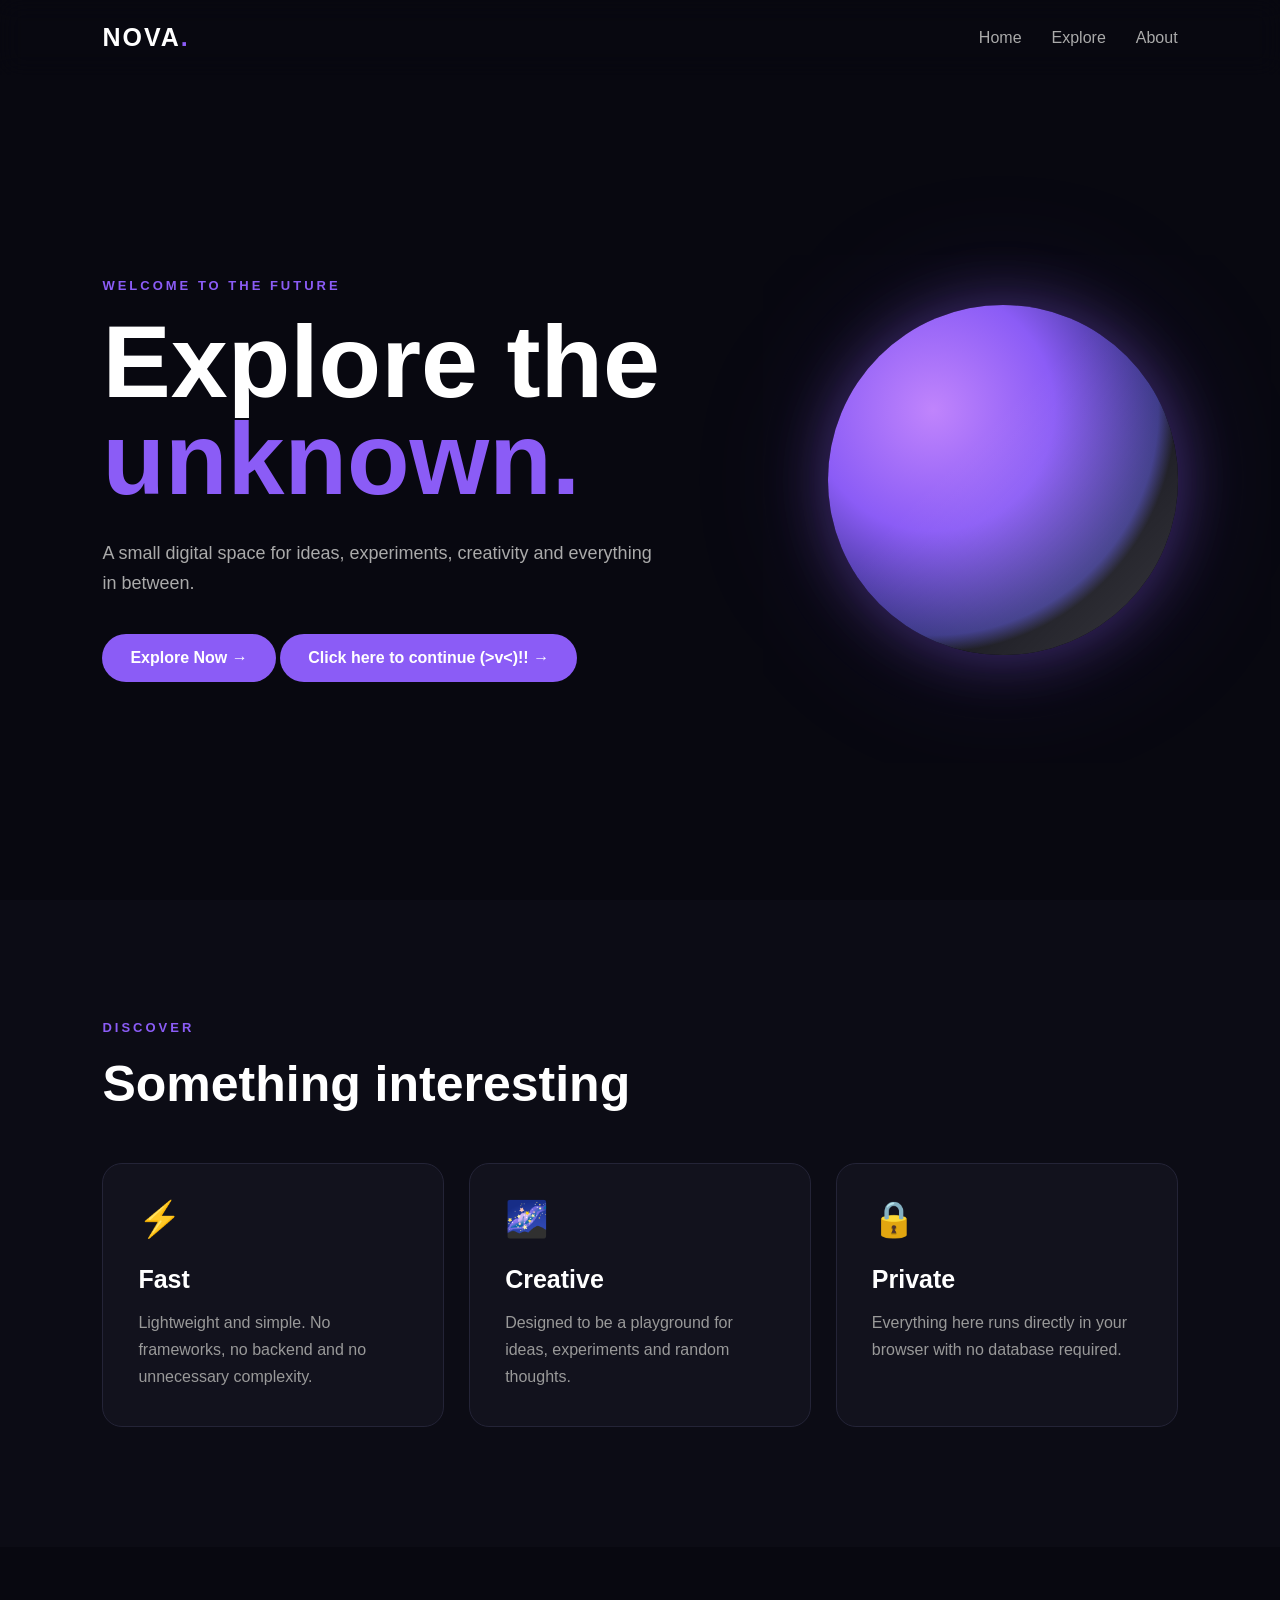
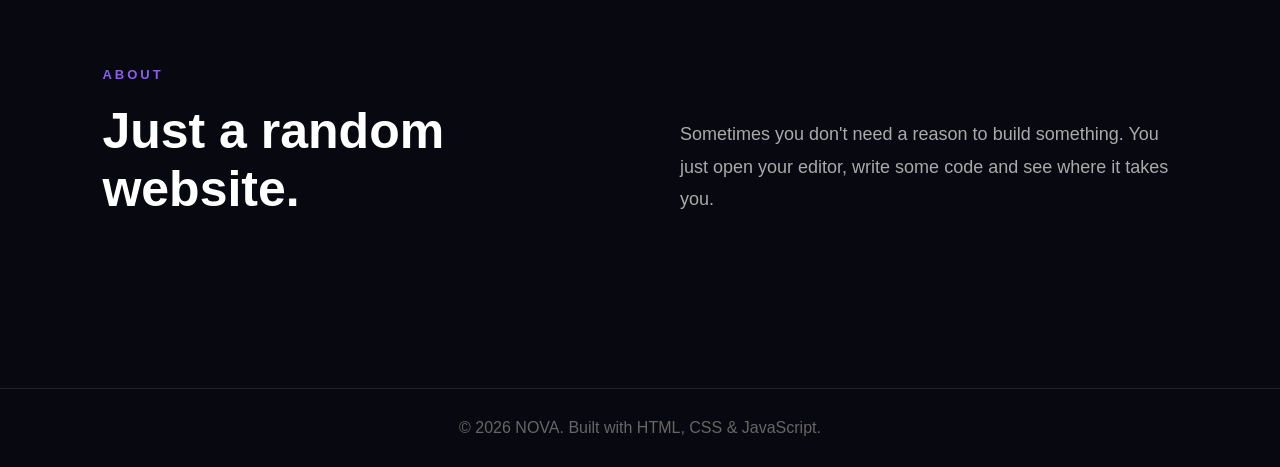
<file: index.html>
<!DOCTYPE html>
<html lang="en">
<head>
    <meta charset="UTF-8">
    <meta name="viewport" content="width=device-width, initial-scale=1.0">
    <title>NOVA — Digital Space</title>
    <link rel="stylesheet" href="style.css">
</head>
<body>

    <nav>
        <div class="logo">NOVA<span>.</span></div>

        <div class="nav-links">
            <a href="#home">Home</a>
            <a href="#explore">Explore</a>
            <a href="#about">About</a>
        </div>
    </nav>

    <main>

        <section id="home" class="hero">
            <div class="hero-content">
                <p class="tag">WELCOME TO THE FUTURE</p>

                <h1>
                    Explore the
                    <span>unknown.</span>
                </h1>

                <p class="description">
                    A small digital space for ideas, experiments,
                    creativity and everything in between.
                </p>

                <button onclick="explore()">
                    Explore Now →
                </button>

                <button onclick="window.location.href='click.html'">
                    Click here to continue (>v<)!! →
                </button>
            </div>

            <div class="orb">
                <div class="orb-inner"></div>
            </div>
        </section>


        <section id="explore" class="section">

            <p class="tag">DISCOVER</p>

            <h2>Something interesting</h2>

            <div class="cards">

                <div class="card">
                    <div class="icon">⚡</div>
                    <h3>Fast</h3>
                    <p>
                        Lightweight and simple. No frameworks,
                        no backend and no unnecessary complexity.
                    </p>
                </div>

                <div class="card">
                    <div class="icon">🌌</div>
                    <h3>Creative</h3>
                    <p>
                        Designed to be a playground for ideas,
                        experiments and random thoughts.
                    </p>
                </div>

                <div class="card">
                    <div class="icon">🔒</div>
                    <h3>Private</h3>
                    <p>
                        Everything here runs directly in your
                        browser with no database required.
                    </p>
                </div>

            </div>
        </section>


        <section id="about" class="about">

            <div>
                <p class="tag">ABOUT</p>
                <h2>Just a random website.</h2>
            </div>

            <p>
                Sometimes you don't need a reason to build something.
                You just open your editor, write some code and see
                where it takes you.
            </p>

        </section>

    </main>

    <footer>
        <p>© 2026 NOVA. Built with HTML, CSS & JavaScript.</p>
    </footer>

    <script src="script.js"></script>

</body>
</html>
</file>
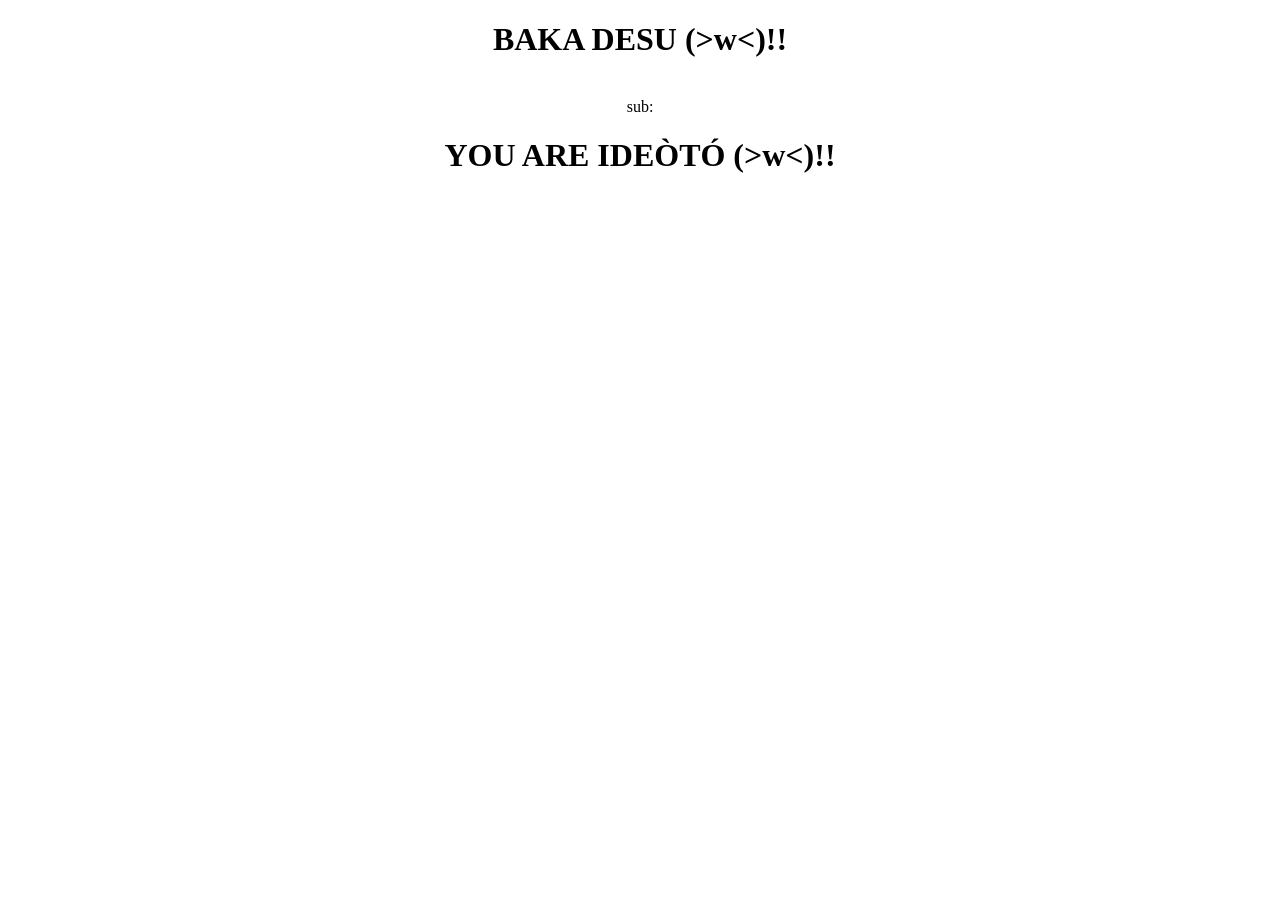
<file: click.html>
<!DOCTYPE html>
<html lang="en">
<head>
    <meta charset="UTF-8">
    <meta name="viewport" content="width=device-width, initial-scale=1.0">
    <title>Document</title>
</head>
<body>
    <center>
        <h1>BAKA DESU (>w<)!!</h1><br>
        sub: <h1>YOU ARE IDEÒTÓ (>w<)!!</h1>
    </center>
</body>
</html>
</file>
<file: style.css>
* {
    margin: 0;
    padding: 0;
    box-sizing: border-box;
}

html {
    scroll-behavior: smooth;
}

body {
    font-family: Arial, Helvetica, sans-serif;
    background: #080810;
    color: white;
    overflow-x: hidden;
}

nav {
    height: 75px;
    padding: 0 8%;
    display: flex;
    align-items: center;
    justify-content: space-between;

    position: fixed;
    top: 0;
    width: 100%;

    background: rgba(8, 8, 16, 0.75);
    backdrop-filter: blur(12px);

    z-index: 100;
}

.logo {
    font-size: 25px;
    font-weight: bold;
    letter-spacing: 2px;
}

.logo span {
    color: #8b5cf6;
}

.nav-links {
    display: flex;
    gap: 30px;
}

.nav-links a {
    color: #aaa;
    text-decoration: none;
    transition: 0.3s;
}

.nav-links a:hover {
    color: white;
}


/* HERO */

.hero {
    min-height: 100vh;
    padding: 120px 8% 60px;

    display: flex;
    align-items: center;
    justify-content: space-between;

    position: relative;
}

.hero-content {
    max-width: 650px;
    z-index: 2;
}

.tag {
    color: #8b5cf6;
    font-size: 13px;
    font-weight: bold;
    letter-spacing: 3px;
    margin-bottom: 20px;
}

h1 {
    font-size: clamp(55px, 8vw, 110px);
    line-height: 0.95;
    margin-bottom: 30px;
}

h1 span {
    color: #8b5cf6;
}

.description {
    color: #aaa;
    font-size: 18px;
    line-height: 1.7;
    max-width: 550px;
    margin-bottom: 35px;
}

button {
    padding: 15px 28px;
    border: none;
    border-radius: 30px;

    background: #8b5cf6;
    color: white;

    font-size: 16px;
    font-weight: bold;

    cursor: pointer;

    transition: 0.3s;
}

button:hover {
    transform: translateY(-3px);
    box-shadow: 0 10px 30px rgba(139, 92, 246, 0.35);
}


/* ORB */

.orb {
    width: 350px;
    height: 350px;

    border-radius: 50%;

    background:
        radial-gradient(circle at 30% 30%,
        #c084fc,
        #8b5cf6 35%,
        #312e81 65%,
        #080810 70%);

    box-shadow:
        0 0 60px rgba(139, 92, 246, 0.4),
        0 0 150px rgba(139, 92, 246, 0.15);

    animation: float 5s ease-in-out infinite;
}

.orb-inner {
    width: 100%;
    height: 100%;

    border-radius: 50%;

    background: linear-gradient(
        135deg,
        transparent 40%,
        rgba(255,255,255,0.2)
    );
}

@keyframes float {

    0%, 100% {
        transform: translateY(0);
    }

    50% {
        transform: translateY(-25px);
    }
}


/* EXPLORE */

.section {
    padding: 120px 8%;
    background: #0c0c15;
}

h2 {
    font-size: 50px;
    margin-bottom: 50px;
}

.cards {
    display: grid;
    grid-template-columns: repeat(3, 1fr);
    gap: 25px;
}

.card {
    padding: 35px;

    background: #12121d;
    border: 1px solid #242437;
    border-radius: 20px;

    transition: 0.3s;
}

.card:hover {
    transform: translateY(-8px);
    border-color: #8b5cf6;
}

.icon {
    font-size: 35px;
    margin-bottom: 25px;
}

.card h3 {
    font-size: 25px;
    margin-bottom: 15px;
}

.card p {
    color: #999;
    line-height: 1.7;
}


/* ABOUT */

.about {
    padding: 120px 8%;

    display: grid;
    grid-template-columns: 1fr 1fr;
    gap: 80px;
    align-items: center;
}

.about p:last-child {
    color: #aaa;
    line-height: 1.8;
    font-size: 18px;
}


/* FOOTER */

footer {
    padding: 30px 8%;
    border-top: 1px solid #22222f;

    color: #666;
    text-align: center;
}


/* MOBILE */

@media (max-width: 800px) {

    .nav-links {
        display: none;
    }

    .hero {
        flex-direction: column;
        justify-content: center;
        text-align: center;
    }

    .description {
        margin-left: auto;
        margin-right: auto;
    }

    .orb {
        width: 220px;
        height: 220px;
        margin-top: 70px;
    }

    .cards {
        grid-template-columns: 1fr;
    }

    .about {
        grid-template-columns: 1fr;
        gap: 20px;
    }

    h2 {
        font-size: 40px;
    }
}
</file>
